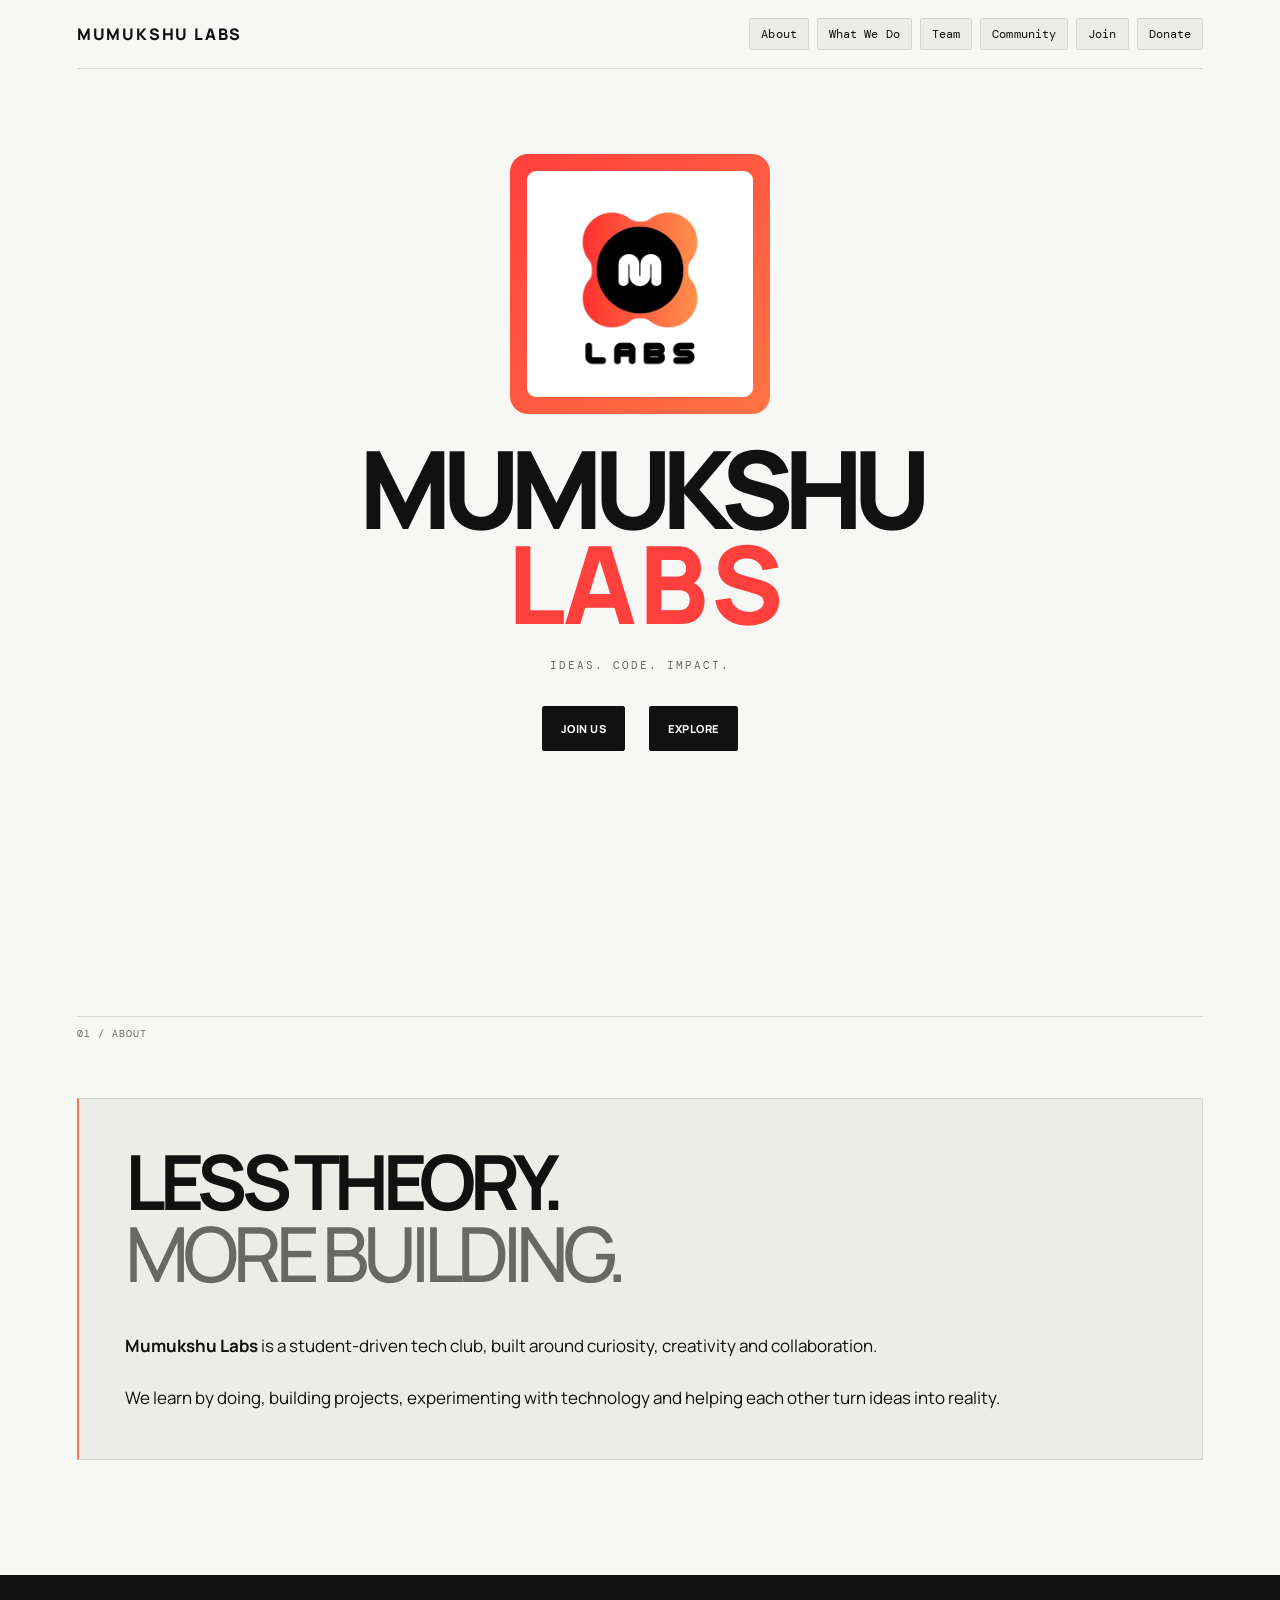
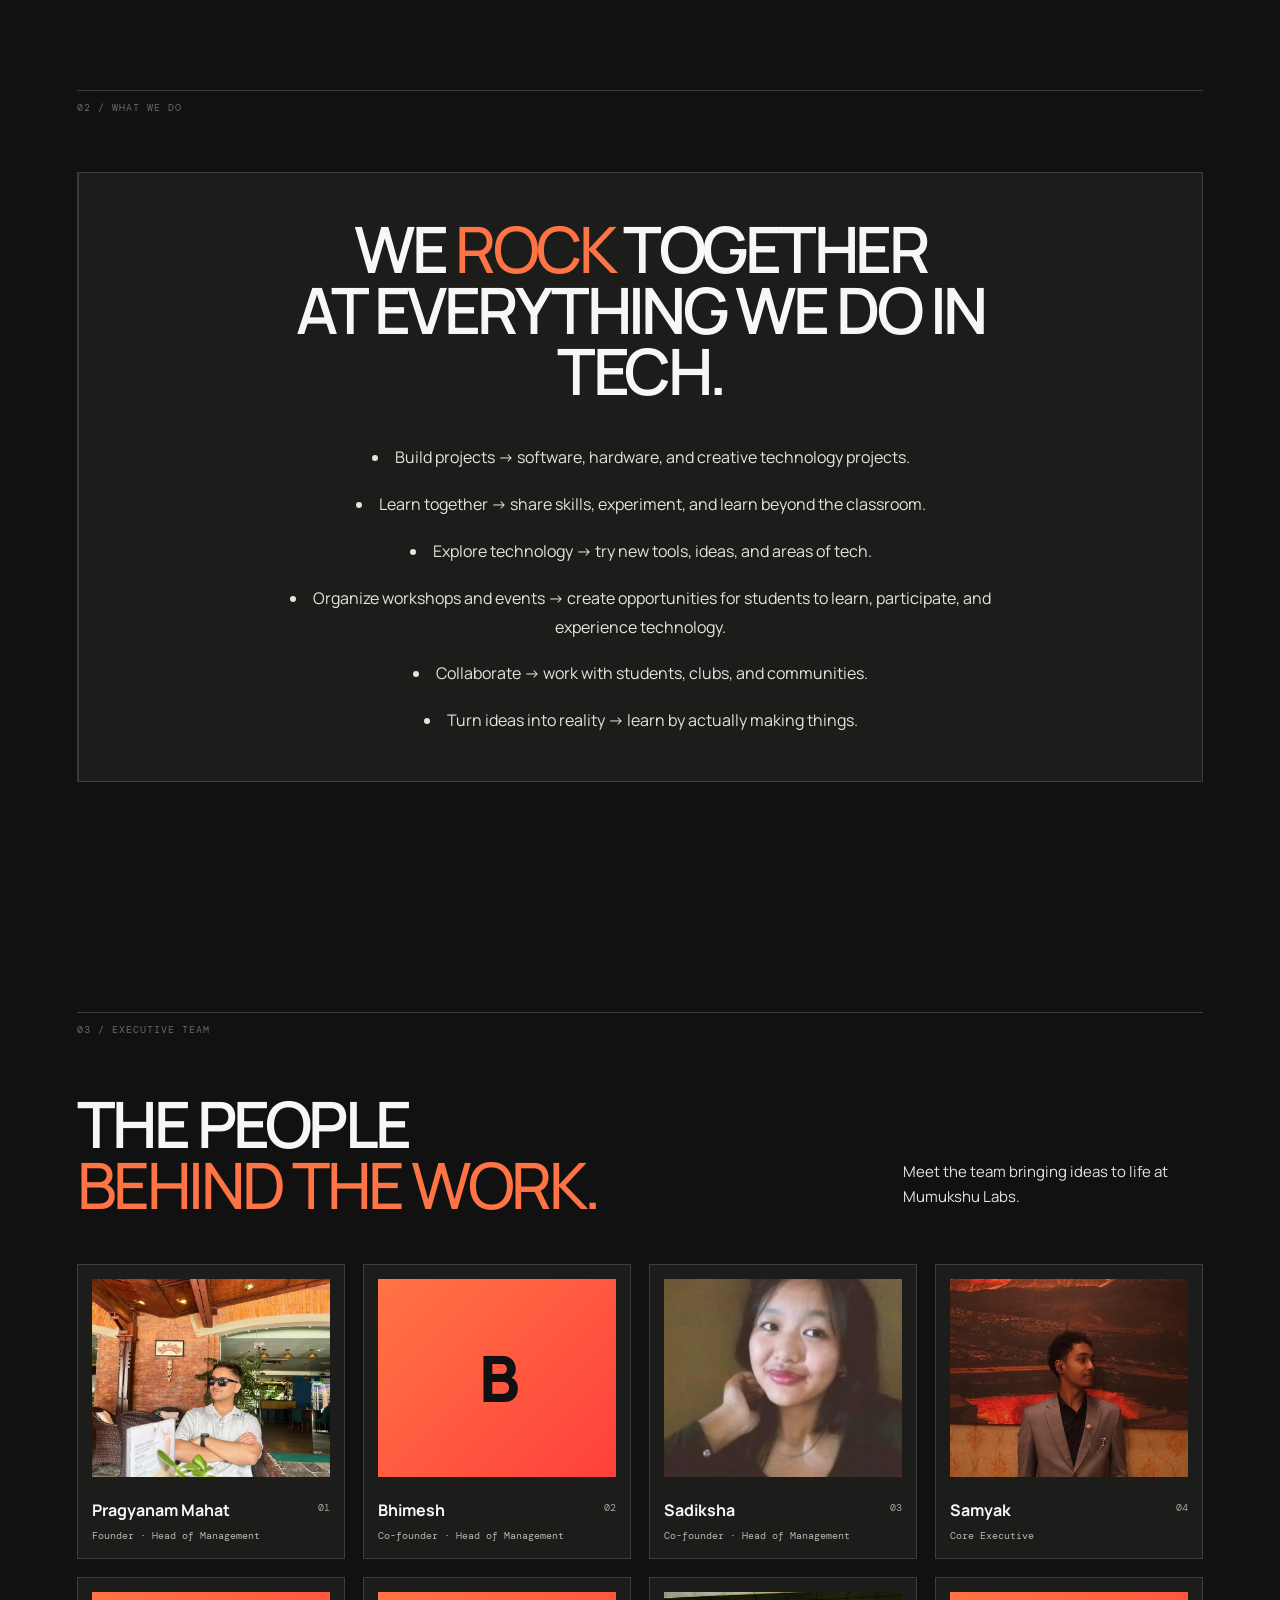
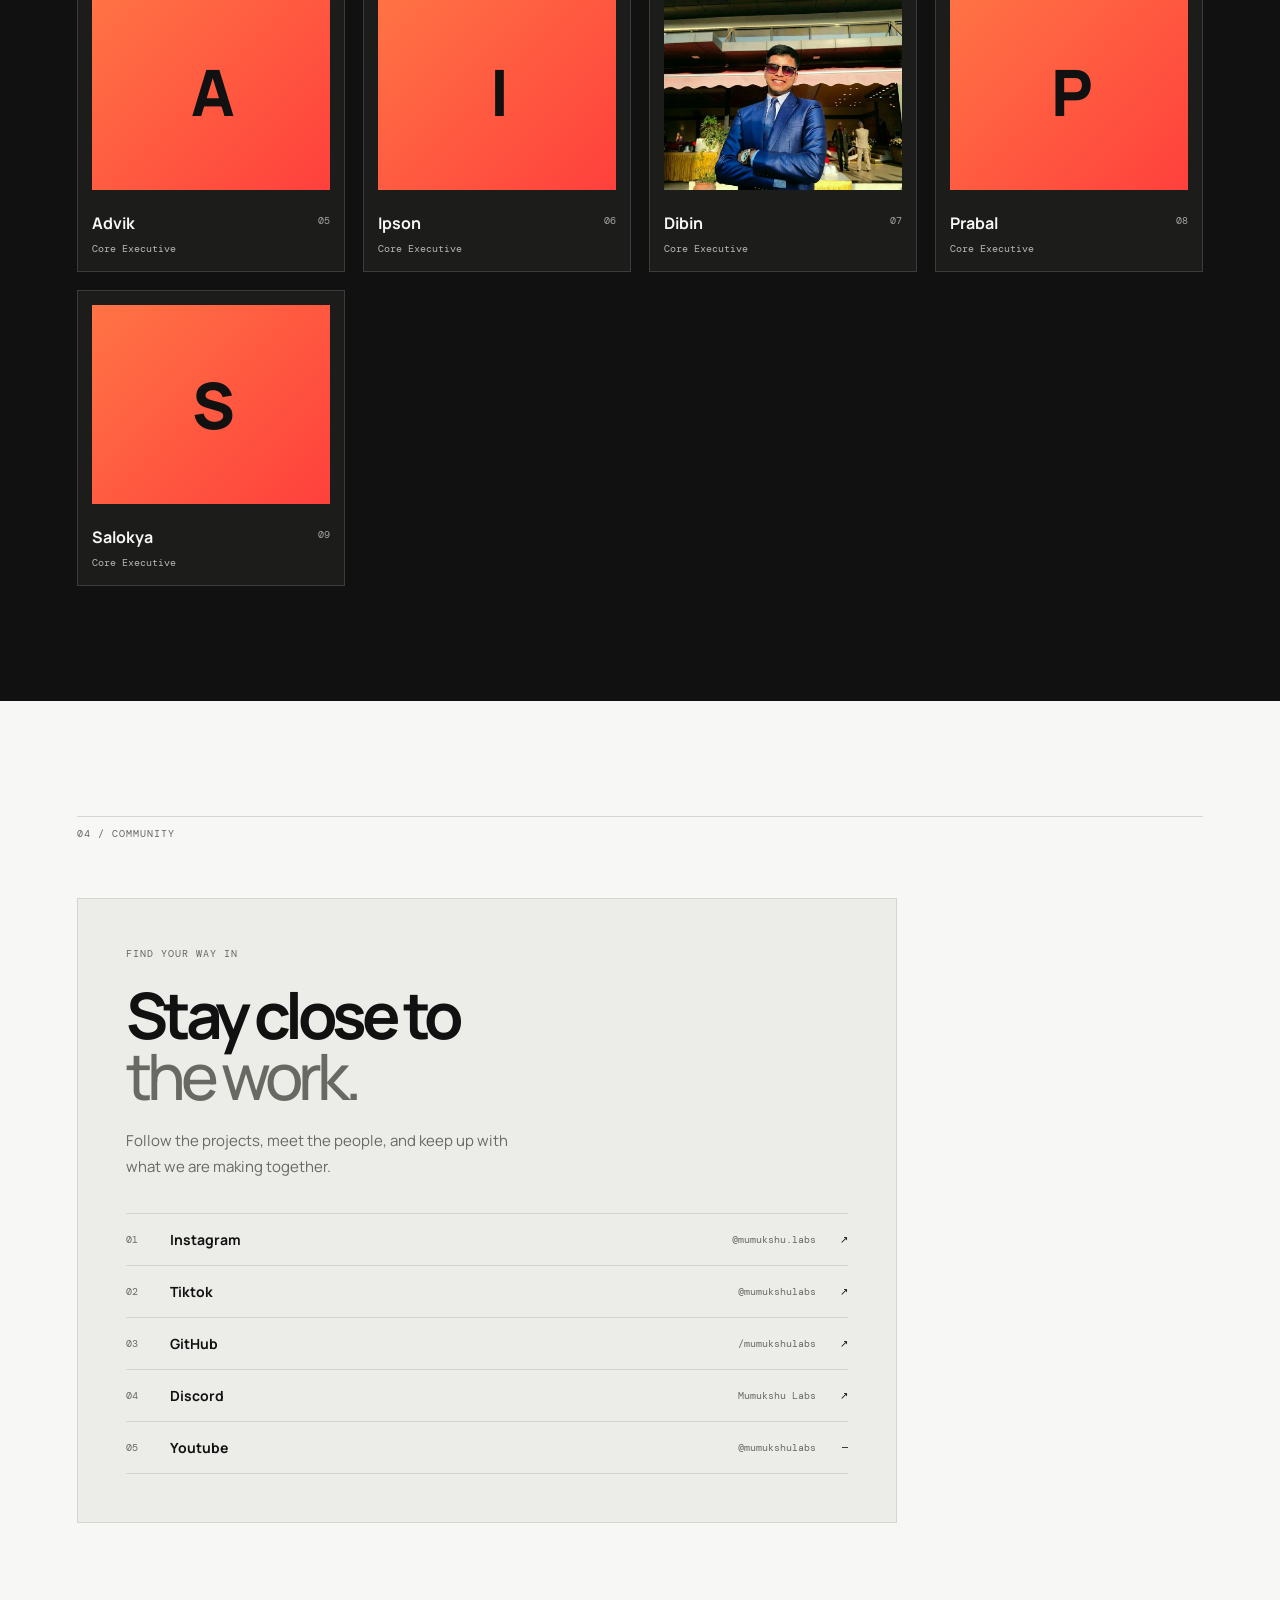
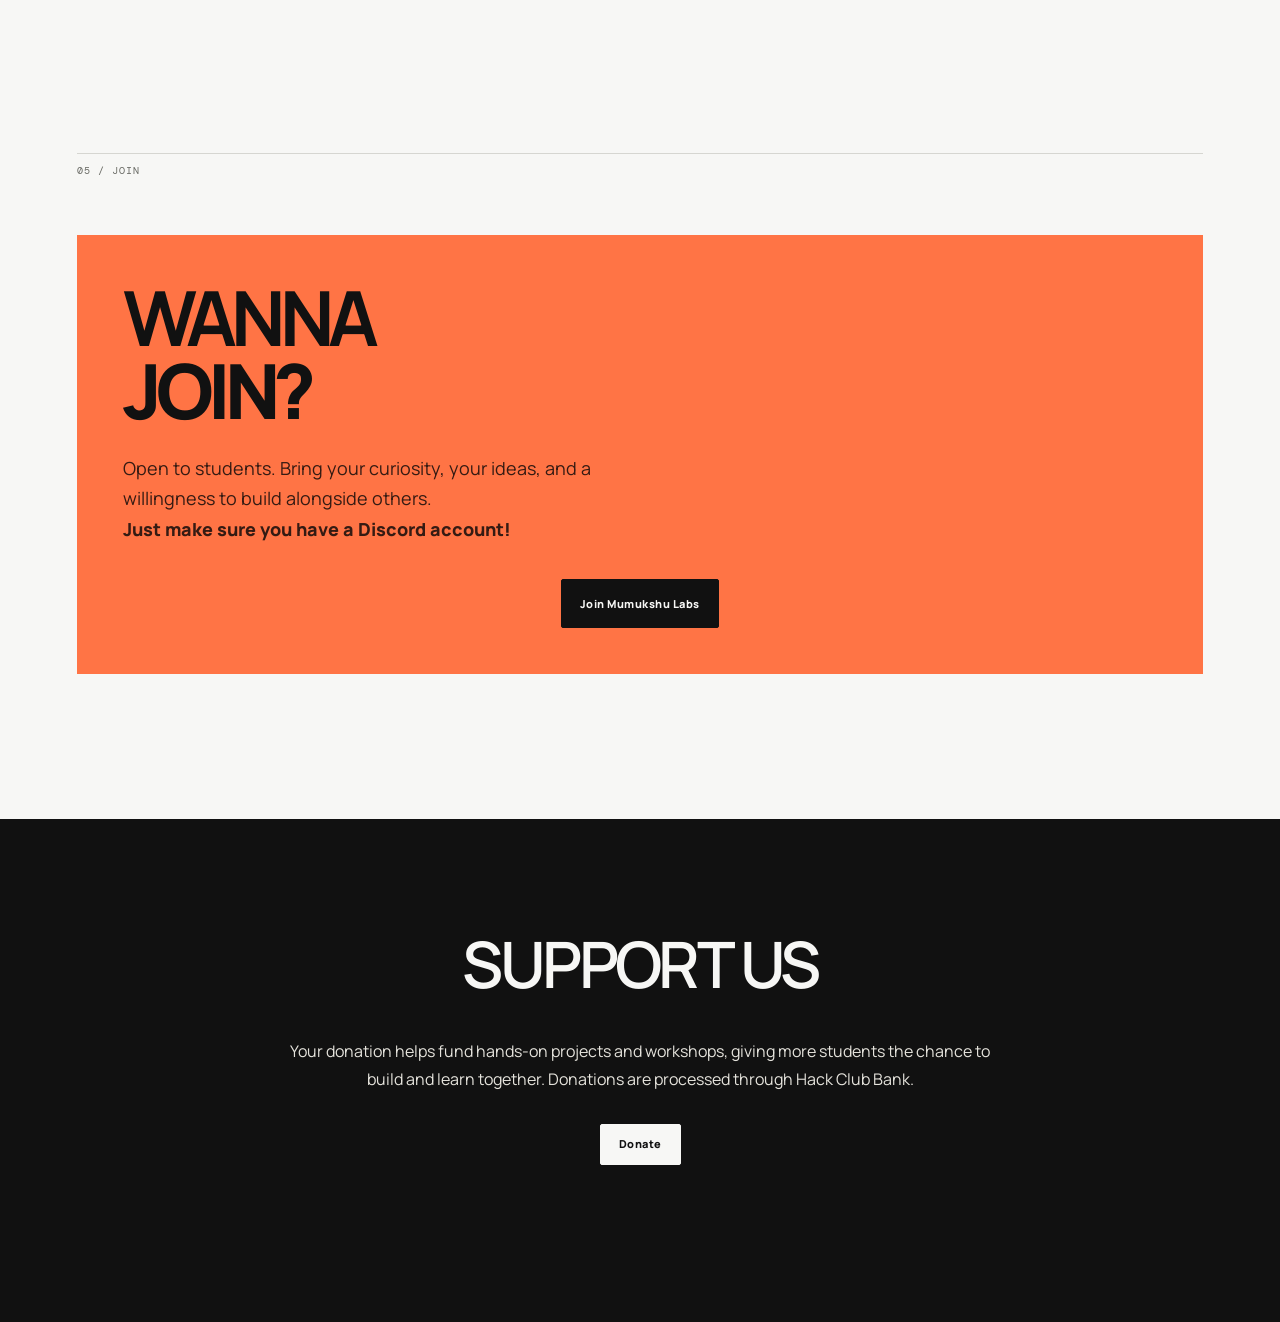
<file: index.html>
<!DOCTYPE html>
<html lang="en">
<head>
  <meta charset="UTF-8">
  <meta name="viewport" content="width=device-width, initial-scale=1.0">
  <title>Mumukshu Labs</title>
  <link rel="icon" type="image/png" href="Mumukshu.png">

  <link rel="stylesheet" href="style.css">
  <meta name="description" content="Mumukshu Labs is a student-driven tech club, built around curiosity, creativity and collaboration.">

</head>
<body>

  <nav class="site-navigation" aria-label="Main navigation">

    <a class="site-brand" href="#" aria-label="Mumukshu Labs home">MUMUKSHU LABS</a>
    <div class="site-links">
      <a href="#introduction">About</a>
      <a href="#activities">What We Do</a>
      <a href="#executives">Team</a>
      <a href="#social">Community</a>
      <a href="#signup">Join</a>
      <a href="#donation">Donate</a>
    </div>
  </nav>


  <header class="landing">


    <div class="landing-mark">
      <picture>
        <source srcset="Mumukshu.webp" type="image/webp">
        <img src="Mumukshu.png" alt="Mumukshu Labs logo" width="512" height="512" fetchpriority="high">
      </picture>
    </div>

    <h1>MUMUKSHU <span>L A B S</span></h1>
    <p class="landing-tagline">IDEAS. CODE. IMPACT.</p>


    <div class="action-row">
      <a href="#signup" class="action-primary">JOIN US</a>
      <a href="#introduction" class="action-primary">EXPLORE</a>

    </div>
  </header>

  <section id="introduction" class="content-section">

    <div class="section-kicker">01 / ABOUT</div>
      <div class="content-panel">

        <h2>LESS THEORY.<br><strong>MORE BUILDING.</strong></h2>

          <p><strong>Mumukshu Labs</strong> is a student-driven tech
          club, built around curiosity, creativity and collaboration.</p>
          <p>We learn by doing, building projects, experimenting with
          technology and helping each other turn ideas into reality.</p>
      </div>

  </section>

  <section id="activities" class="content-section activities-section">

    <div class="section-kicker">02 / WHAT WE DO</div>

    <div class="content-panel">

      <h2>WE <strong>ROCK</strong> TOGETHER<br>AT EVERYTHING WE DO IN TECH.</h2>
      <ul>
          <li>Build projects &#8594; software, hardware, and creative technology projects.</li>
          <li>Learn together &#8594; share skills, experiment, and learn beyond the classroom.</li>
          <li>Explore technology &#8594; try new tools, ideas, and areas of tech.</li>
          <li>Organize workshops and events &#8594; create opportunities for students to learn,
            participate, and experience technology.</li>
          <li>Collaborate &#8594; work with students, clubs, and communities.</li>
          <li>Turn ideas into reality &#8594; learn by actually making things.</li>
      </ul>

    </div>
  </section>


  <section id="executives" class="content-section executives-section">
    <div class="section-kicker">03 / EXECUTIVE TEAM</div>

    <div class="executives-heading">
      <h2>THE PEOPLE<br><strong>BEHIND THE WORK.</strong></h2>
      <p>Meet the team bringing ideas to life at Mumukshu Labs.</p>
    </div>

    <div class="executive-grid">
      <article class="executive-card">
        <a class="executive-avatar-link" href="https://www.instagram.com/prog_smiler/" target="_blank" rel="noopener noreferrer" aria-label="View Pragyanam Mahat on Instagram (opens in a new tab)">
          <div class="executive-avatar" aria-hidden="true">PM<img src="photos/Pragyanam.webp" alt="" loading="lazy" decoding="async"></div>
        </a>
        <div class="executive-details">
          <span class="executive-index">01</span>
          <h3>Pragyanam Mahat</h3>
          <p>Founder · Head of Management</p>
        </div>
      </article>



      <article class="executive-card">
        <a class="executive-avatar-link" href="https://www.instagram.com/rockstar_bhimesh/" target="_blank" rel="noopener noreferrer" aria-label="View Bhimesh on Instagram (opens in a new tab)">
          <div class="executive-avatar" aria-hidden="true">B</div>
        </a>
        <div class="executive-details">
          <span class="executive-index">02</span>
          <h3>Bhimesh</h3>
          <p>Co-founder · Head of Management</p>
        </div>
      </article>

      <article class="executive-card">
        <a class="executive-avatar-link" href="https://www.instagram.com/helloworldvoid/" target="_blank" rel="noopener noreferrer" aria-label="View Sadiksha on Instagram (opens in a new tab)">
          <div class="executive-avatar" aria-hidden="true">S<img src="photos/Sadiksha.webp" alt="" loading="lazy" decoding="async"></div>
        </a>
        <div class="executive-details">
          <span class="executive-index">03</span>
          <h3>Sadiksha</h3>
          <p>Co-founder · Head of Management</p>
        </div>
      </article>


      <article class="executive-card">
        <a class="executive-avatar-link" href="https://www.instagram.com/5amyak_2/" target="_blank" rel="noopener noreferrer" aria-label="View Samyak on Instagram (opens in a new tab)">
          <div class="executive-avatar" aria-hidden="true">S<img src="photos/Samyak.webp" alt="" loading="lazy" decoding="async"></div>
        </a>
        <div class="executive-details">
          <span class="executive-index">04</span>
          <h3>Samyak</h3>
          <p>Core Executive</p>
        </div>
      </article>


      <article class="executive-card">
        <a class="executive-avatar-link" href="https://www.instagram.com/might_be.advik/" target="_blank" rel="noopener noreferrer" aria-label="View Advik on Instagram (opens in a new tab)">
          <div class="executive-avatar" aria-hidden="true">A</div>
        </a>
        <div class="executive-details">
          <span class="executive-index">05</span>
          <h3>Advik</h3>
          <p>Core Executive</p>
        </div>
      </article>




      <article class="executive-card">
        <a class="executive-avatar-link" href="https://www.instagram.com/ipshonjoshi5/" target="_blank" rel="noopener noreferrer" aria-label="View Ipson on Instagram (opens in a new tab)">
          <div class="executive-avatar" aria-hidden="true">I</div>
        </a>
        <div class="executive-details">
          <span class="executive-index">06</span>
          <h3>Ipson</h3>
          <p>Core Executive</p>
        </div>
      </article>

      <article class="executive-card">
        <a class="executive-avatar-link" href="https://www.instagram.com/dibin_neupane_/" target="_blank" rel="noopener noreferrer" aria-label="View Dibin on Instagram (opens in a new tab)">
          <div class="executive-avatar" aria-hidden="true">D<img src="photos/Dibin.webp" alt="" loading="lazy" decoding="async"></div>
        </a>
        <div class="executive-details">
          <span class="executive-index">07</span>
          <h3>Dibin</h3>
          <p>Core Executive</p>
        </div>
      </article>
      <article class="executive-card">
        <a class="executive-avatar-link" href="https://www.instagram.com/praa.bal/" target="_blank" rel="noopener noreferrer" aria-label="View Prabal on Instagram (opens in a new tab)">
          <div class="executive-avatar" aria-hidden="true">P</div>
        </a>
        <div class="executive-details">
          <span class="executive-index">08</span>
          <h3>Prabal</h3>
          <p>Core Executive</p>
        </div>
      </article>
      <article class="executive-card">
        <a class="executive-avatar-link" href="https://www.instagram.com/salokya_67/" target="_blank" rel="noopener noreferrer" aria-label="View Salokya on Instagram (opens in a new tab)">
          <div class="executive-avatar" aria-hidden="true">S</div>
        </a>
        <div class="executive-details">
          <span class="executive-index">09</span>
          <h3>Salokya</h3>
          <p>Core Executive</p>
        </div>
      </article>
    </div>
  </section>

  <section id="social" class="content-section social-section">

    <div class="section-kicker">04 / COMMUNITY</div>

    <div class="social-panel">
      <div class="social-copy">

        
        <p class="social-label">FIND YOUR WAY IN</p>
        <h2>Stay close to<br><strong>the work.</strong></h2>
        <p class="social-description">Follow the projects, meet the people, and keep up with what we are making together.</p>

        <div class="platform-list">
          <a href="https://www.instagram.com/mumukshu.labs/" target="_blank" rel="noopener noreferrer" class="platform-card">
            <span class="platform-index">01</span>
            <span class="platform-name">Instagram</span>
            <span class="platform-handle">@mumukshu.labs</span>
            <span class="platform-arrow">↗</span>
          </a>

          <a href="https://www.tiktok.com/@mumukshulabs" target="_blank" rel="noopener noreferrer" class="platform-card">
            <span class="platform-index">02</span>
            <span class="platform-name">Tiktok</span>
            <span class="platform-handle">@mumukshulabs</span>
            <span class="platform-arrow">↗</span>
          </a>

          <a href="https://github.com/mumukshulabs" target="_blank" rel="noopener noreferrer" class="platform-card">
            <span class="platform-index">03</span>
            <span class="platform-name">GitHub</span>
            <span class="platform-handle">/mumukshulabs</span>
            <span class="platform-arrow">↗</span>
          </a>

          <a href = " https://discord.gg/P5GvdHJGg3" target="_blank" rel="noopener noreferrer" class="platform-card">
            <span class="platform-index">04</span>
            <span class="platform-name">Discord</span>
            <span class="platform-handle">Mumukshu Labs</span>
            <span class="platform-arrow">↗</span>
          </a>

          <a href = "https://www.youtube.com/@mumukshulabs" target="_blank" rel="noopener noreferrer" class="platform-card">
            <span class="platform-index">05</span>
            <span class="platform-name">Youtube</span>
            <span class="platform-handle">@mumukshulabs</span>
            <span class="platform-arrow">—</span>
          </a>
        </div>
      </div>

    </div>
  </section>


  <section id="signup" class="content-section signup-section">
    <div class="section-kicker">05 / JOIN</div>
    <div class="content-panel signup-panel">
    <h2>WANNA<br><strong>JOIN?</strong></h2>

      <p class="signup-copy">
        Open to students. Bring your curiosity, your ideas, and a willingness
        to build alongside others.<br><b>Just make sure you have a Discord account!</b>
      </p>

      <div class = "action-row">


        <a href = "https://docs.google.com/forms/d/e/1FAIpQLSdN5SpyI1SwNlqGAVtjeyHx-ZEgjnDqHnuwwWo5l423xdjjeA/viewform?usp=dialog" target="_blank" rel="noopener" class="action-primary" >Join Mumukshu Labs</a>


      </div>

    </div>
  </section>
  <section id="donation" class="content-section activities-section">
    <h2>SUPPORT US</h2>
    <p>Your donation helps fund hands-on projects and workshops, giving more students the chance to build and learn together. Donations are processed through Hack Club Bank.</p>
    <h2><strong><a href="https://hcb.hackclub.com/donations/start/mumukshu-labs" target="_blank" rel="noopener" class="donate-primary">Donate</a></strong></h2>
  </section>

  <script>

    document.querySelectorAll(".executive-avatar img").forEach((image) => {
      image.addEventListener("error", () => {
        image.hidden = true;
      }, { once: true });
    });

  </script>

</body>
</html>
</file>
<file: style.css>
@import url("https://fonts.googleapis.com/css2?family=DM+Mono:wght@400;500&family=Manrope:wght@400;500;600;700;800&display=swap");

:root {
  --black: #111;
  --white: #f7f7f5;
  --gray: #686963;
  --line: #d6d6d1;
  --orange: #ff7445;
  --red: #ff403c;
}

* {
  box-sizing: border-box;
  margin: 0;
  padding: 0;
}

html {
  scroll-behavior: smooth;
}

body {
  overflow-x: hidden;
  color: var(--black);
  background: var(--white);
  font-family: "Manrope", sans-serif;
}

a {
  color: inherit;
}

.site-navigation {
  width: min(1160px, 88%);
  margin: 0 auto;
  padding: 18px 0;
  display: flex;
  align-items: center;
  justify-content: space-between;
  border-bottom: 1px solid var(--line);
}

.site-brand {
  display: inline-flex;
  align-items: center;
  gap: 10px;
  color: var(--black);
  font-size: 16px;
  font-weight: 800;
  letter-spacing: 1.8px;
  text-decoration: none;
}

.site-links {
  display: flex;
  gap: 8px;
}

.site-links a,
.section-kicker,
footer {
  font-family: "DM Mono", monospace;
}

.site-links a {
  color: var(--black);
  font-size: 12px;
  letter-spacing: .1px;
  background: #ecece8;
  border: 1px solid #d6d6d1;
  border-radius: 2px;
  padding: 7px 11px;
  text-decoration: none;
  transition: color 0.2s ease, background-color 0.2s ease, border-color 0.2s ease, transform 0.2s ease;
}

.site-links a:hover {
  color: var(--white);
  background: var(--black);
  border-color: var(--black);
  transform: translateY(-2px);
}

.site-brand:focus-visible,
.site-links a:focus-visible {
  outline: 2px solid var(--orange);
  outline-offset: 3px;
}

.landing {
  width: min(1160px, 88%);
  min-height: 680px;
  margin: 0 auto;
  padding: 85px 0 130px;
  padding-bottom: 150px;
  display: flex;
  flex-direction: column;
  align-items: center;
  justify-content: center;
  text-align: center;
}

.landing-mark {
  width: min(260px, 52vw);
  height: auto;
  aspect-ratio: 1;
  margin-bottom: 30px;
  padding: 1.5%;
  display: grid;
  place-items: center;
  background: linear-gradient(135deg, var(--red) 0%, var(--orange) 100%);
  border-radius: 18px;
  overflow: hidden;
}

.landing-mark picture {
  display: block;
  width: 100%;
  height: 100%;
}

.landing-mark img {
  display: block;
  width: 100%;
  height: 100%;
  object-fit: contain;
  border-radius: 9px;
}

.landing h1 {
  margin-top: -4px;
  font-size: clamp(52px, 9vw, 108px);
  line-height: .88;
  letter-spacing: -.09em;
  font-weight: 800;
}

.landing h1 span {
  display: block;
  color: var(--red);
}

.landing-tagline {
  margin-top: 28px;
  color: var(--gray);
  font: 11px "DM Mono", monospace;
  letter-spacing: 2px;
}

.action-row {
  display: flex;
  align-items: center;
  justify-content: center;
  gap: 24px;
  margin-top: 34px;
}

.action-primary {
  display: inline-flex;
  align-items: center;
  justify-content: center;
  padding: 14px 18px;
  text-decoration: none;
  font-size: 11px;
  font-weight: 800;
  letter-spacing: .5px;
  border: 1px solid var(--black);
  border-radius: 2px;
  color: var(--white);
  background: var(--black);
  transition: all 0.3s ease-in-out;
}


.action-primary:hover {
  background: var(--white);
  color: var(--black);

}

.content-section {
  width: min(1160px, 88%);
  margin: 0 auto;
  padding: 115px 0;
}

.section-kicker {
  padding-top: 10px;
  border-top: 1px solid var(--line);
  color: var(--gray);
  font-size: 10px;
  letter-spacing: 1px;
}

.content-section h2 {
  margin-bottom: 42px;
  font-size: clamp(43px, 6vw, 76px);
  line-height: .95;
  letter-spacing: -.08em;
}

.content-section h2 strong {
  color: var(--gray);
  font-weight: 500;
}

.content-panel {
  margin-top: 58px;
  padding: 46px;
  border: 1px solid var(--line);

  background: #ecece8;
}

.content-panel {
  border-left: 2px solid var(--orange);
  font-size: 17px;
  line-height: 1.75;
}

.content-panel p + p {
  margin-top: 22px;
}

.activities-section {
  width: 100%;
  padding-right: 6%;
  padding-left: 6%;
  color: var(--white);
  background: var(--black);
}

.activities-section .section-kicker {
  border-color: #3c3c3a ;
}

.activities-section .content-panel {
  border-color: #3c3c3a;
  background: #1c1c1b;
}

.activities-section h2 {
  max-width: 700px;
  margin-right: auto;
  margin-left: auto;
  font-size: clamp(38px, 5vw, 64px);
  letter-spacing: -.055em;
  font-weight: 600;
  text-align: center;
}

.activities-section h2 strong {
  color: var(--orange);
}

.activities-section p {
  max-width: 720px;
  margin-inline: auto;
  color: #e5e3dc;
  font-size: 16px;
  line-height: 1.8;
  text-align: center;
}

.activities-section ul {
  max-width: 720px;
  margin-inline: auto;
  padding: 0;
  color: #e5e3dc;
  font-size: 16px;
  line-height: 1.8;
  list-style-position: inside;
  text-align: center;
}

.activities-section li + li {
  margin-top: 18px;
}

.donation-section .section-kicker {
  border-color: #3c3c3a;
}

.donation-panel {
  max-width: 860px;
  margin: 58px auto 0;
  padding: clamp(28px, 5vw, 56px);
  border: 1px solid #3c3c3a;
  border-top: 2px solid var(--orange);
  background: #1c1c1b;
}

.donation-label,
.donation-checkout-note {
  color: #b7b7b1;
  font: 10px "DM Mono", monospace;
  letter-spacing: 1px;
  text-align: center;
}

.donation-panel h2 {
  margin-top: 24px;
}

.donation-description {
  margin-top: 22px;
}

.donation-panel .donate-primary {
  display: flex;
  width: fit-content;
  margin: 30px auto 0;
  align-items: center;
  gap: 10px;
}

.donation-checkout-note {
  margin-top: 18px;
  letter-spacing: 0;
}

.executives-section {
  width: 100%;
  padding-right: 6%;
  padding-left: 6%;
  color: var(--white);
  background: var(--black);
}

.executives-section .section-kicker {
  border-color: #3c3c3a;
}

.executives-heading {
  margin-top: 58px;
  display: flex;
  align-items: end;
  justify-content: space-between;
  gap: 32px;
}

.executives-heading h2 {
  margin-bottom: 0;
  font-size: clamp(38px, 5vw, 64px);
  letter-spacing: -.055em;
  font-weight: 600;
}

.executives-heading h2 strong {
  color: var(--orange);
}

.executives-heading > p {
  max-width: 300px;
  margin-bottom: 6px;
  color: #e5e3dc;
  font-size: 15px;
  line-height: 1.7;
}

.executive-grid {
  margin-top: 48px;
  display: grid;
  grid-template-columns: repeat(4, minmax(0, 1fr));
  gap: 18px;
}

.executive-card {
  min-width: 0;
  padding: 14px;
  border: 1px solid #3c3c3a;
  background: #1c1c1b;
}

.executive-avatar-link {
  display: block;
  color: inherit;
  text-decoration: none;
}

.executive-avatar-link:focus-visible {
  outline: 2px solid var(--orange);
  outline-offset: 4px;
}

.executive-avatar-link img {
  transition: transform 0.3s ease;
}

.executive-avatar-link:hover img {
  transform: scale(1.04);
}

.executive-avatar {
  position: relative;
  overflow: hidden;
  aspect-ratio: 1.2;
  display: grid;
  place-items: center;
  color: var(--black);
  background: linear-gradient(135deg, var(--orange), var(--red));
  font-size: clamp(42px, 5vw, 64px);
  font-weight: 800;
  letter-spacing: -.08em;
}

.executive-avatar img {
  position: absolute;
  inset: 0;
  width: 100%;
  height: 100%;
  object-fit: cover;
}

.executive-avatar img[hidden] {
  display: none;
}

.executive-details {
  position: relative;
  padding-top: 22px;
}

.executive-index {
  position: absolute;
  top: 24px;
  right: 0;
  color: #a4a49f;
  font: 10px "DM Mono", monospace;
}

.executive-details h3 {
  padding-right: 24px;
  font-size: 16px;
  font-weight: 700;
}

.executive-details p {
  margin-top: 7px;
  color: #b7b7b1;
  font: 10px "DM Mono", monospace;
  line-height: 1.6;
}

.social-panel {
  max-width: 820px;
  margin-top: 58px;
  padding: 48px;
  border: 1px solid var(--line);
  background: #ecece8;
  color: var(--black);
}

.social-panel h2 {
  margin-bottom: 22px;
  font-size: clamp(40px, 5vw, 64px);
}

.social-label {
  margin-bottom: 25px;
  color: var(--gray);
  font: 10px "DM Mono", monospace;
  letter-spacing: 1px;
}

.social-description {
  max-width: 390px;
  margin-bottom: 34px;
  color: var(--gray);
  font-size: 15px;
  line-height: 1.7;
}

.platform-list {
  border-top: 1px solid var(--line);
}

.platform-card {
  display: grid;
  grid-template-columns: 32px 1fr auto 20px;
  gap: 12px;
  align-items: center;
  padding: 16px 0;
  border-bottom: 1px solid var(--line);
  color: var(--black);
  text-decoration: none;
}

.platform-card:hover {
  color: var(--red);
}

.platform-index,
.platform-handle,
.platform-arrow {
  font: 10px "DM Mono", monospace;
}

.platform-index,
.platform-handle {
  color: var(--gray);
}

.platform-name {
  font-size: 14px;
  font-weight: 700;
}

.platform-arrow {
  text-align: right;
}

.platform-muted {
  color: var(--gray);
}

.platform-muted .platform-name {
  color: var(--black);
}

.signup-section {
  padding-bottom: 145px;
}

.signup-panel {
  border: 0;
  background: var(--orange);
}

.signup-panel h2 strong {
  color: var(--black);
  font-weight: 800;
}

.signup-copy {
  max-width: 540px;
  margin-top: -15px;
  margin-bottom: 30px;
  color: #351b13;
  font-size: 18px;
  line-height: 1.7;
}

.signup-copy b {
  font-weight: 800;
}

.donate-primary {
  display: inline-flex;
  align-items: center;
  justify-content: center;
  padding: 14px 18px;
  text-decoration: none;
  font-size: 11px;
  font-weight: 800;
  letter-spacing: .5px;
  border: 1px solid var(--white);
  border-radius: 2px;
  color: var(--black);
  background: var(--white);
  transition: all 0.3s ease-in-out;
}

.donate-primary:hover {
  background: var(--black);
  color: var(--white);
}

@media (max-width: 700px) {
  .site-navigation {
    width: 88%;
    align-items: flex-start;
    flex-direction: column;
    gap: 16px;
  }

  .site-links {
    width: 100%;
    flex-wrap: wrap;
    gap: 8px;
  }

  .site-links a {
    font-size: 11px;
    padding: 6px 9px;
  }

  .landing {
    min-height: 0;
    padding: 90px 0 90px;
  }

  .landing-mark {
    width: min(220px, 62vw);
    margin-bottom: 24px;
    padding: 1.5%;
    border-radius: 14px;
  }

  .landing h1 {
    font-size: clamp(50px, 14vw, 72px);
  }

  .content-section,
  .activities-section,
  .executives-section {
    padding-top: 80px;
    padding-bottom: 80px;
  }

  .content-section h2 {
    font-size: clamp(42px, 12vw, 62px);
  }

  .content-panel {
    margin-top: 42px;
    padding: 30px;
  }

  .social-panel {
    max-width: none;
  }

  .donation-panel {
    margin-top: 42px;
    padding: 28px 22px;
  }

  .executives-heading {
    margin-top: 42px;
    align-items: start;
    flex-direction: column;
    gap: 18px;
  }

  .executive-grid {
    grid-template-columns: repeat(2, minmax(0, 1fr));
    gap: 12px;
  }

  .executive-card {
    padding: 10px;
  }

  .executive-details h3 {
    font-size: 14px;
  }

  footer {
    justify-content: center;
    flex-wrap: wrap;
    text-align: center;
  }
}

@media (max-width: 420px) {
  .executive-grid {
    grid-template-columns: 1fr;
  }

  .executive-card {
    display: grid;
    grid-template-columns: 105px 1fr;
    align-items: center;
    gap: 16px;
  }

  .executive-details {
    padding-top: 0;
  }

  .executive-index {
    top: 2px;
  }

  .action-row {
    align-items: stretch;
    flex-direction: column;
    gap: 20px;
    width: min(260px, 100%);
  }
}
</file>
